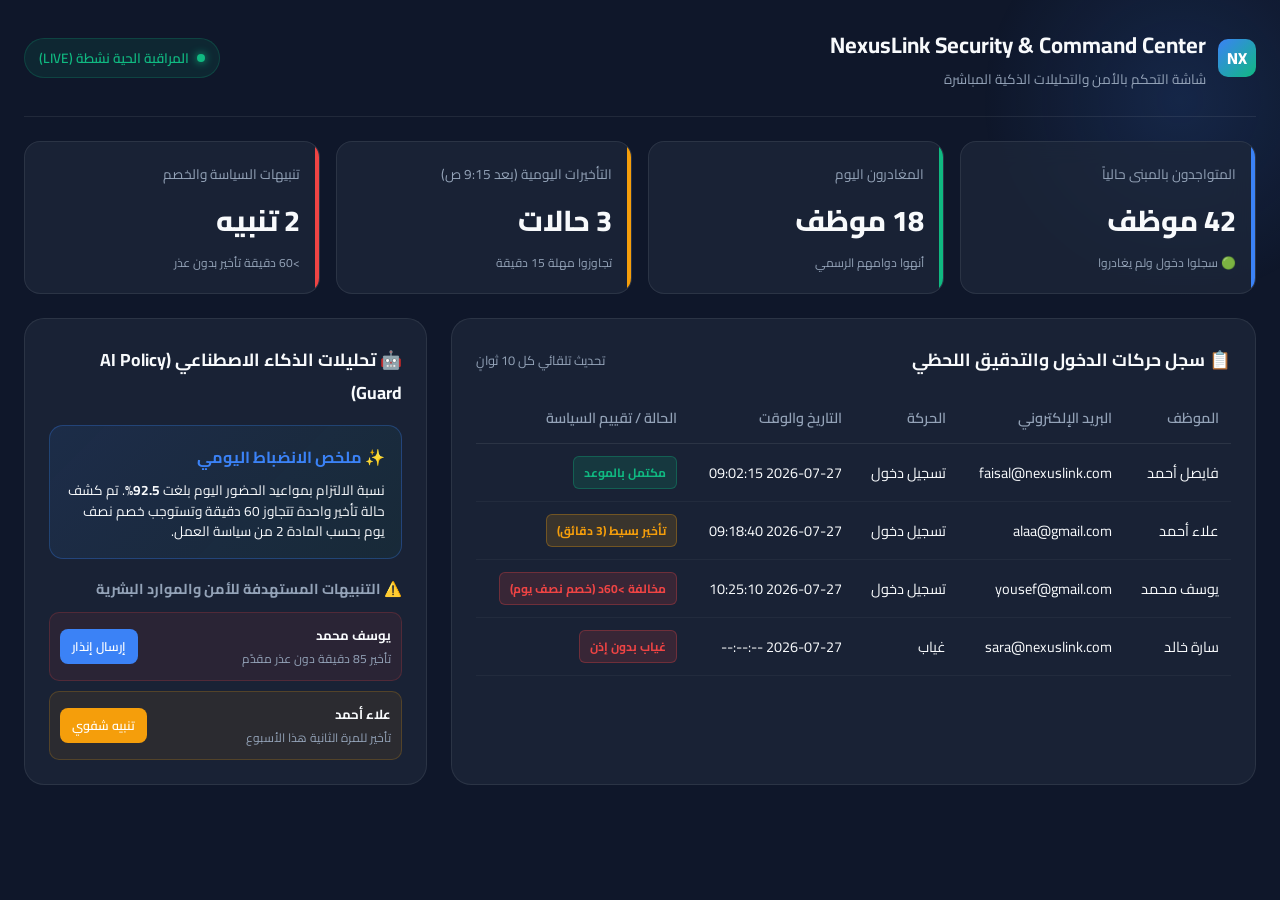
<file: security_dashboard_mockup.html>
<!DOCTYPE html>
<html lang="ar" dir="rtl">
<head>
    <meta charset="UTF-8">
    <meta name="viewport" content="width=device-width, initial-scale=1.0">
    <title>NexusLink Security & Admin Command Center - Simulation</title>
    <link href="https://fonts.googleapis.com/css2?family=Cairo:wght@400;600;700;800&family=Outfit:wght@400;600;700&display=swap" rel="stylesheet">
    <style>
        :root {
            --bg-dark: #0f172a;
            --card-bg: rgba(30, 41, 59, 0.7);
            --border-color: rgba(255, 255, 255, 0.08);
            --primary: #3b82f6;
            --success: #10b981;
            --warning: #f59e0b;
            --danger: #ef4444;
            --text-main: #f8fafc;
            --text-muted: #94a3b8;
        }

        * {
            box-sizing: border-box;
            margin: 0;
            padding: 0;
            font-family: 'Cairo', 'Outfit', sans-serif;
        }

        body {
            background-color: var(--bg-dark);
            color: var(--text-main);
            padding: 1.5rem;
            min-height: 100vh;
        }

        /* Glow background */
        .glow {
            position: fixed;
            width: 400px;
            height: 400px;
            background: radial-gradient(circle, rgba(59, 130, 246, 0.15), transparent 70%);
            top: -100px;
            right: -100px;
            z-index: -1;
            pointer-events: none;
        }

        /* Header */
        header {
            display: flex;
            justify-content: space-between;
            align-items: center;
            padding-bottom: 1.5rem;
            border-bottom: 1px solid var(--border-color);
            margin-bottom: 1.5rem;
        }

        .logo-area {
            display: flex;
            align-items: center;
            gap: 12px;
        }

        .logo-badge {
            width: 38px;
            height: 38px;
            background: linear-gradient(135deg, var(--primary), var(--success));
            border-radius: 10px;
            display: flex;
            align-items: center;
            justify-content: center;
            font-weight: 800;
            color: #fff;
        }

        .title-group h1 {
            font-size: 1.4rem;
            font-weight: 700;
        }

        .title-group p {
            font-size: 0.85rem;
            color: var(--text-muted);
        }

        .status-pill {
            display: flex;
            align-items: center;
            gap: 8px;
            background: rgba(16, 185, 129, 0.1);
            border: 1px solid rgba(16, 185, 129, 0.2);
            color: var(--success);
            padding: 6px 14px;
            border-radius: 20px;
            font-size: 0.85rem;
            font-weight: 600;
        }

        .dot {
            width: 8px;
            height: 8px;
            background: var(--success);
            border-radius: 50%;
            box-shadow: 0 0 8px var(--success);
        }

        /* KPIs */
        .kpi-grid {
            display: grid;
            grid-template-columns: repeat(auto-fit, minmax(220px, 1fr));
            gap: 1rem;
            margin-bottom: 1.5rem;
        }

        .kpi-card {
            background: var(--card-bg);
            backdrop-filter: blur(12px);
            border: 1px solid var(--border-color);
            border-radius: 16px;
            padding: 1.2rem;
            position: relative;
            overflow: hidden;
        }

        .kpi-card::before {
            content: '';
            position: absolute;
            top: 0;
            right: 0;
            width: 4px;
            height: 100%;
        }

        .kpi-card.blue::before { background: var(--primary); }
        .kpi-card.green::before { background: var(--success); }
        .kpi-card.orange::before { background: var(--warning); }
        .kpi-card.red::before { background: var(--danger); }

        .kpi-title {
            font-size: 0.85rem;
            color: var(--text-muted);
            margin-bottom: 6px;
        }

        .kpi-value {
            font-size: 1.8rem;
            font-weight: 800;
        }

        .kpi-sub {
            font-size: 0.75rem;
            margin-top: 4px;
            color: var(--text-muted);
        }

        /* Layout Grid */
        .dashboard-grid {
            display: grid;
            grid-template-columns: 2fr 1fr;
            gap: 1.5rem;
        }

        @media (max-width: 900px) {
            .dashboard-grid { grid-template-columns: 1fr; }
        }

        .panel {
            background: var(--card-bg);
            backdrop-filter: blur(12px);
            border: 1px solid var(--border-color);
            border-radius: 20px;
            padding: 1.5rem;
        }

        .panel-header {
            display: flex;
            justify-content: space-between;
            align-items: center;
            margin-bottom: 1rem;
        }

        .panel-title {
            font-size: 1.1rem;
            font-weight: 700;
        }

        /* Table */
        table {
            width: 100%;
            border-collapse: collapse;
            font-size: 0.9rem;
        }

        th {
            text-align: right;
            padding: 12px;
            color: var(--text-muted);
            border-bottom: 1px solid var(--border-color);
            font-weight: 600;
        }

        td {
            padding: 12px;
            border-bottom: 1px solid rgba(255, 255, 255, 0.04);
        }

        .badge {
            display: inline-block;
            padding: 4px 10px;
            border-radius: 6px;
            font-size: 0.75rem;
            font-weight: 700;
        }

        .badge-green { background: rgba(16, 185, 129, 0.15); color: var(--success); border: 1px solid rgba(16, 185, 129, 0.3); }
        .badge-orange { background: rgba(245, 158, 11, 0.15); color: var(--warning); border: 1px solid rgba(245, 158, 11, 0.3); }
        .badge-red { background: rgba(239, 68, 68, 0.15); color: var(--danger); border: 1px solid rgba(239, 68, 68, 0.3); }

        /* AI Insights Card */
        .ai-box {
            background: linear-gradient(135deg, rgba(59, 130, 246, 0.1), rgba(16, 185, 129, 0.05));
            border: 1px solid rgba(59, 130, 246, 0.3);
            border-radius: 14px;
            padding: 1rem;
            margin-bottom: 1rem;
        }

        .ai-header {
            display: flex;
            align-items: center;
            gap: 8px;
            color: var(--primary);
            font-weight: 700;
            margin-bottom: 8px;
        }

        .ai-text {
            font-size: 0.85rem;
            line-height: 1.5;
            color: var(--text-main);
        }

        .alert-item {
            background: rgba(239, 68, 68, 0.08);
            border: 1px solid rgba(239, 68, 68, 0.2);
            border-radius: 10px;
            padding: 10px;
            margin-top: 10px;
            font-size: 0.82rem;
            display: flex;
            align-items: center;
            justify-content: space-between;
        }

        .action-btn {
            background: var(--primary);
            color: #fff;
            border: none;
            padding: 6px 12px;
            border-radius: 8px;
            font-size: 0.78rem;
            font-weight: 600;
            cursor: pointer;
        }
    </style>
</head>
<body>
    <div class="glow"></div>

    <header>
        <div class="logo-area">
            <div class="logo-badge">NX</div>
            <div class="title-group">
                <h1>NexusLink Security & Command Center</h1>
                <p>شاشة التحكم بالأمن والتحليلات الذكية المباشرة</p>
            </div>
        </div>
        <div class="status-pill">
            <div class="dot"></div>
            <span>المراقبة الحية نشطة (LIVE)</span>
        </div>
    </header>

    <!-- KPIs -->
    <div class="kpi-grid">
        <div class="kpi-card blue">
            <div class="kpi-title">المتواجدون بالمبنى حالياً</div>
            <div class="kpi-value">42 موظف</div>
            <div class="kpi-sub">🟢 سجلوا دخول ولم يغادروا</div>
        </div>
        <div class="kpi-card green">
            <div class="kpi-title">المغادرون اليوم</div>
            <div class="kpi-value">18 موظف</div>
            <div class="kpi-sub">أنهوا دوامهم الرسمي</div>
        </div>
        <div class="kpi-card orange">
            <div class="kpi-title">التأخيرات اليومية (بعد 9:15 ص)</div>
            <div class="kpi-value">3 حالات</div>
            <div class="kpi-sub">تجاوزوا مهلة 15 دقيقة</div>
        </div>
        <div class="kpi-card red">
            <div class="kpi-title">تنبيهات السياسة والخصم</div>
            <div class="kpi-value">2 تنبيه</div>
            <div class="kpi-sub">>60 دقيقة تأخير بدون عذر</div>
        </div>
    </div>

    <!-- Main Grid -->
    <div class="dashboard-grid">
        <!-- Live Audit Table -->
        <div class="panel">
            <div class="panel-header">
                <div class="panel-title">📋 سجل حركات الدخول والتدقيق اللحظي</div>
                <span style="font-size: 0.8rem; color: var(--text-muted);">تحديث تلقائي كل 10 ثوانٍ</span>
            </div>
            <table>
                <thead>
                    <tr>
                        <th>الموظف</th>
                        <th>البريد الإلكتروني</th>
                        <th>الحركة</th>
                        <th>التاريخ والوقت</th>
                        <th>الحالة / تقييم السياسة</th>
                    </tr>
                </thead>
                <tbody>
                    <tr>
                        <td>فايصل أحمد</td>
                        <td>faisal@nexuslink.com</td>
                        <td>تسجيل دخول</td>
                        <td>2026-07-27 09:02:15</td>
                        <td><span class="badge badge-green">مكتمل بالموعد</span></td>
                    </tr>
                    <tr>
                        <td>علاء أحمد</td>
                        <td>alaa@gmail.com</td>
                        <td>تسجيل دخول</td>
                        <td>2026-07-27 09:18:40</td>
                        <td><span class="badge badge-orange">تأخير بسيط (3 دقائق)</span></td>
                    </tr>
                    <tr>
                        <td>يوسف محمد</td>
                        <td>yousef@gmail.com</td>
                        <td>تسجيل دخول</td>
                        <td>2026-07-27 10:25:10</td>
                        <td><span class="badge badge-red">مخالفة >60د (خصم نصف يوم)</span></td>
                    </tr>
                    <tr>
                        <td>سارة خالد</td>
                        <td>sara@nexuslink.com</td>
                        <td>غياب</td>
                        <td>2026-07-27 --:--:--</td>
                        <td><span class="badge badge-red">غياب بدون إذن</span></td>
                    </tr>
                </tbody>
            </table>
        </div>

        <!-- AI Analytics Panel -->
        <div class="panel">
            <div class="panel-header">
                <div class="panel-title">🤖 تحليلات الذكاء الاصطناعي (AI Policy Guard)</div>
            </div>

            <div class="ai-box">
                <div class="ai-header">
                    <span>✨ ملخص الانضباط اليومي</span>
                </div>
                <div class="ai-text">
                    نسبة الالتزام بمواعيد الحضور اليوم بلغت <strong>92.5%</strong>. تم كشف حالة تأخير واحدة تتجاوز 60 دقيقة وتستوجب خصم نصف يوم بحسب المادة 2 من سياسة العمل.
                </div>
            </div>

            <h4 style="font-size: 0.9rem; margin-bottom: 10px; color: var(--text-muted);">⚠️ التنبيهات المستهدفة للأمن والموارد البشرية</h4>

            <div class="alert-item">
                <div>
                    <strong>يوسف محمد</strong>
                    <div style="color: var(--text-muted); font-size: 0.75rem;">تأخير 85 دقيقة دون عذر مقدّم</div>
                </div>
                <button class="action-btn">إرسال إنذار</button>
            </div>

            <div class="alert-item" style="background: rgba(245, 158, 11, 0.08); border-color: rgba(245, 158, 11, 0.2);">
                <div>
                    <strong>علاء أحمد</strong>
                    <div style="color: var(--text-muted); font-size: 0.75rem;">تأخير للمرة الثانية هذا الأسبوع</div>
                </div>
                <button class="action-btn" style="background: var(--warning);">تنبيه شفوي</button>
            </div>
        </div>
    </div>
</body>
</html>
</file>
